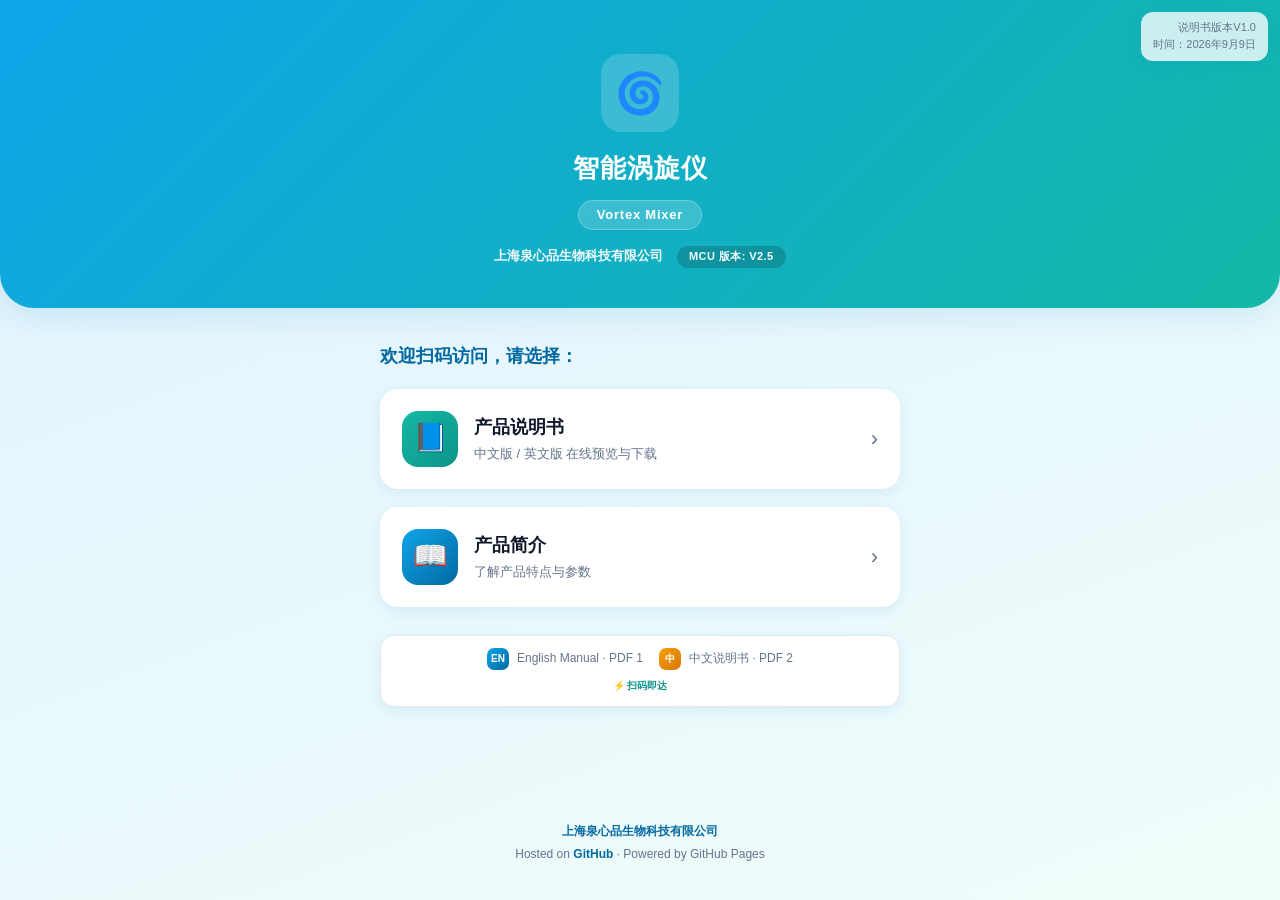
<file: index.html>
<!DOCTYPE html>
<html lang="zh-CN">
<head>
<meta charset="UTF-8">
<meta name="viewport" content="width=device-width,initial-scale=1,maximum-scale=1,user-scalable=no">
<title>Vortex Mixer Manuals | 智能涡旋仪</title>
<link rel="stylesheet" href="style.css?v=20260909b">
</head>
<body>
  <header class="hero">
    <div class="logo">🌀</div>
    <h1>智能涡旋仪</h1>
    <div class="model">Vortex Mixer</div>
    <div class="company">
      上海泉心品生物科技有限公司
      <span class="mcu">MCU 版本: V2.5</span>
    </div>
  </header>

  <main class="wrap">
    <section class="section">
      <h2>欢迎扫码访问，请选择：</h2>

      <a class="btn" href="manuals.html">
        <span class="ico manual">📘</span>
        <span class="txt"><strong>产品说明书</strong><span>中文版 / 英文版 在线预览与下载</span></span>
        <span class="arrow">›</span>
      </a>

      <a class="btn" href="intro.html">
        <span class="ico intro">📖</span>
        <span class="txt"><strong>产品简介</strong><span>了解产品特点与参数</span></span>
        <span class="arrow">›</span>
      </a>
    </section>

    <div class="info-bar">
      <div class="hints">
        <span class="hint"><span class="chip-badge en">EN</span>English Manual &middot; PDF 1</span>
        <span class="hint"><span class="chip-badge zh">中</span>中文说明书 &middot; PDF 2</span>
      </div>
      <div class="hint-sub">⚡ 扫码即达</div>
    </div>
  </main>

  <footer class="footer">
    <div class="brand">上海泉心品生物科技有限公司</div>
    <div>Hosted on <a href="https://github.com/jingjingblackpink/Vortex_Mixer_Manual">GitHub</a> &middot; Powered by GitHub Pages</div>
  </footer>

  <div class="version-stamp">
    <span>说明书版本V1.0</span>
    <span>时间：2026年9月9日</span>
  </div>
</body>
</html>
</file>
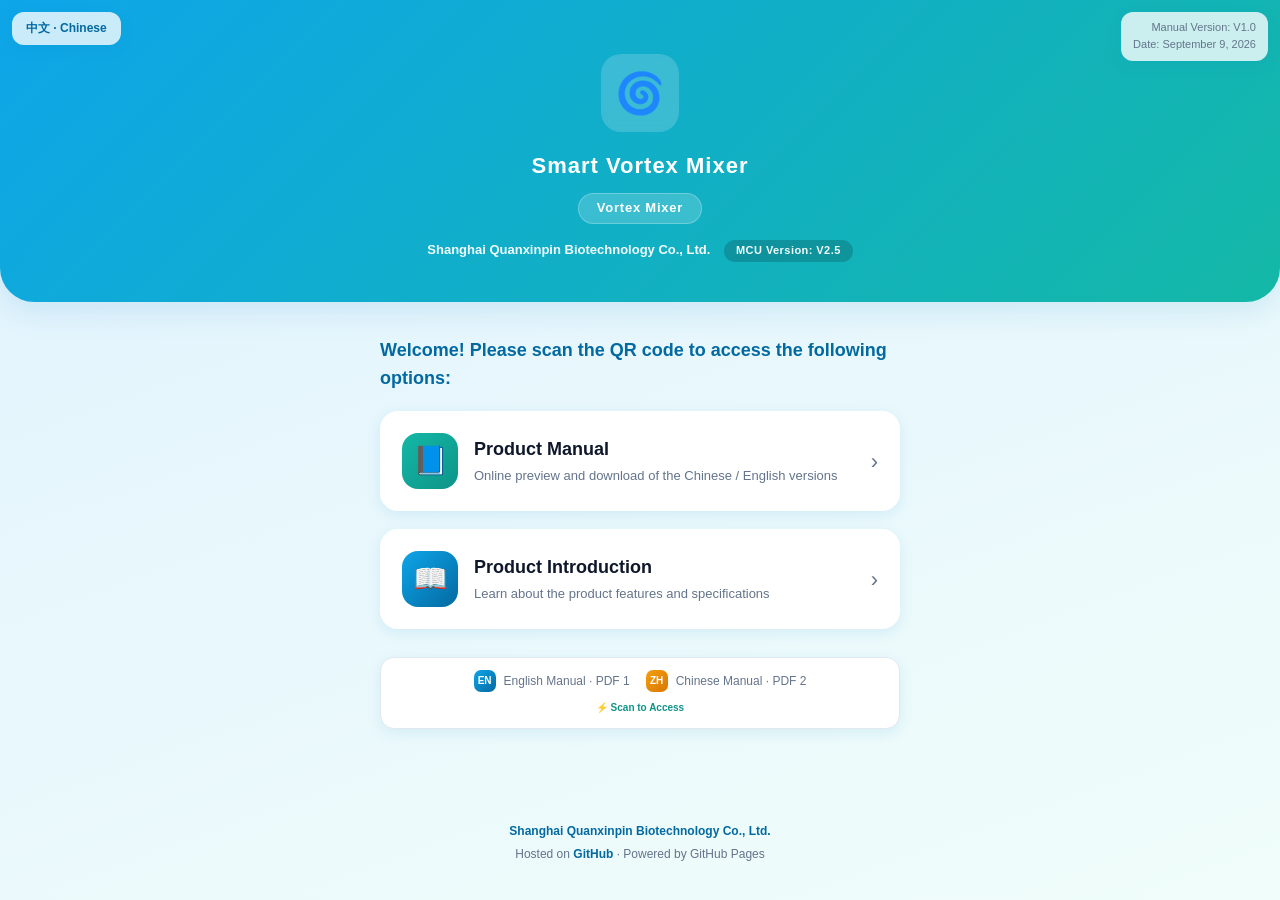
<file: index_en.html>
<!DOCTYPE html>
<html lang="en">
<head>
<meta charset="UTF-8">
<meta name="viewport" content="width=device-width,initial-scale=1,maximum-scale=1,user-scalable=no">
<title>Vortex Mixer Manuals | Smart Vortex Mixer</title>
<link rel="stylesheet" href="style.css?v=20260921">
</head>
<body>
  <a class="lang-switch" href="index.html">中文 · Chinese</a>

  <header class="hero">
    <div class="logo">🌀</div>
    <h1 style="font-size:22px">Smart Vortex Mixer</h1>
    <div class="model">Vortex Mixer</div>
    <div class="company">
      Shanghai Quanxinpin Biotechnology Co., Ltd.
      <span class="mcu">MCU Version: V2.5</span>
    </div>
  </header>

  <main class="wrap">
    <section class="section">
      <h2>Welcome! Please scan the QR code to access the following options:</h2>

      <a class="btn" href="manual_en.html">
        <span class="ico manual">📘</span>
        <span class="txt"><strong>Product Manual</strong><span>Online preview and download of the Chinese / English versions</span></span>
        <span class="arrow">›</span>
      </a>

      <a class="btn" href="intro_en.html">
        <span class="ico intro">📖</span>
        <span class="txt"><strong>Product Introduction</strong><span>Learn about the product features and specifications</span></span>
        <span class="arrow">›</span>
      </a>
    </section>

    <div class="info-bar">
      <div class="hints">
        <span class="hint"><span class="chip-badge en">EN</span>English Manual &middot; PDF 1</span>
        <span class="hint"><span class="chip-badge zh">ZH</span>Chinese Manual &middot; PDF 2</span>
      </div>
      <div class="hint-sub">⚡ Scan to Access</div>
    </div>
  </main>

  <footer class="footer">
    <div class="brand">Shanghai Quanxinpin Biotechnology Co., Ltd.</div>
    <div>Hosted on <a href="https://github.com/jingjingblackpink/Vortex_Mixer_Manual">GitHub</a> &middot; Powered by GitHub Pages</div>
  </footer>

  <div class="version-stamp">
    <span>Manual Version: V1.0</span>
    <span>Date: September 9, 2026</span>
  </div>
</body>
</html>
</file>
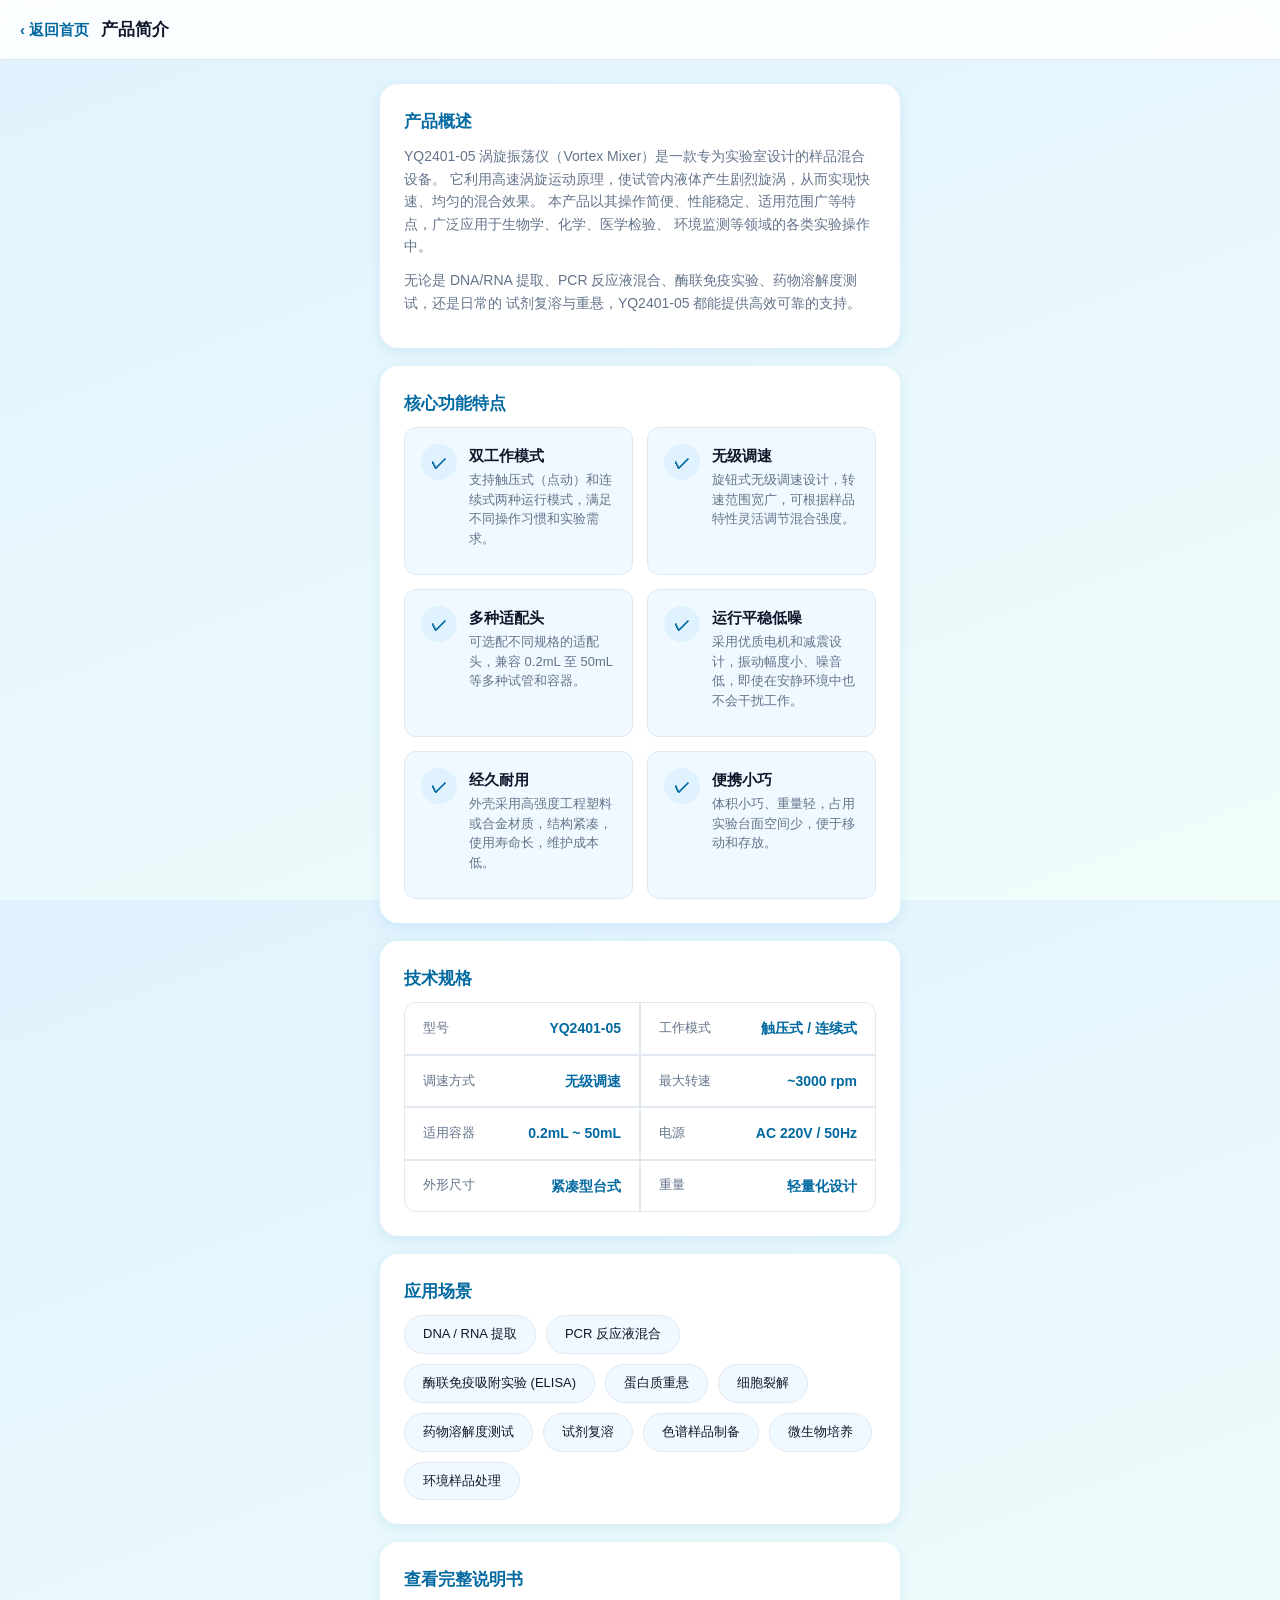
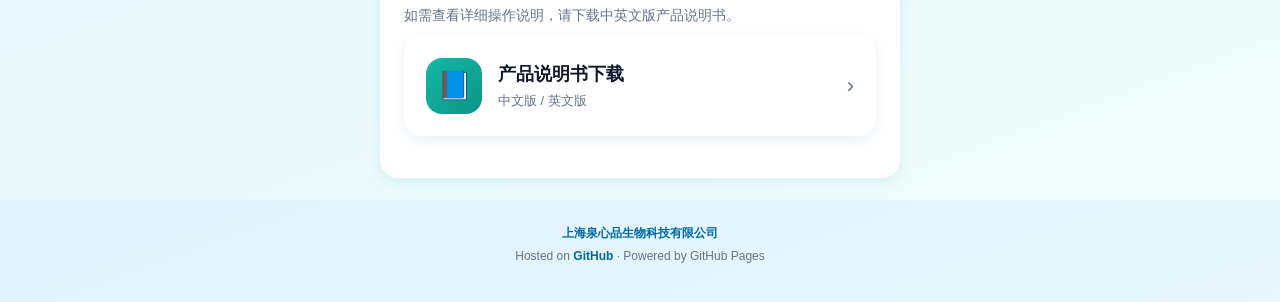
<file: intro.html>
<!DOCTYPE html>
<html lang="zh-CN">
<head>
<meta charset="UTF-8">
<meta name="viewport" content="width=device-width,initial-scale=1,maximum-scale=1,user-scalable=no">
<title>产品简介 | YQ2401-05 涡旋振荡仪</title>
<link rel="stylesheet" href="style.css">
</head>
<body>
  <div class="topbar">
    <a class="back" href="index.html">‹ 返回首页</a>
    <span class="title">产品简介</span>
  </div>

  <main class="wrap" style="padding-top:24px">
    <div class="card">
      <h3>产品概述</h3>
      <p>YQ2401-05 涡旋振荡仪（Vortex Mixer）是一款专为实验室设计的样品混合设备。
      它利用高速涡旋运动原理，使试管内液体产生剧烈旋涡，从而实现快速、均匀的混合效果。
      本产品以其操作简便、性能稳定、适用范围广等特点，广泛应用于生物学、化学、医学检验、
      环境监测等领域的各类实验操作中。</p>
      <p style="margin-top:12px">无论是 DNA/RNA 提取、PCR 反应液混合、酶联免疫实验、药物溶解度测试，还是日常的
      试剂复溶与重悬，YQ2401-05 都能提供高效可靠的支持。</p>
    </div>

    <div class="card">
      <h3>核心功能特点</h3>
      <div class="feature-grid">
        <div class="feature">
          <div class="feature-check">✓</div>
          <div class="feature-text">
            <h4>双工作模式</h4>
            <p>支持触压式（点动）和连续式两种运行模式，满足不同操作习惯和实验需求。</p>
          </div>
        </div>
        <div class="feature">
          <div class="feature-check">✓</div>
          <div class="feature-text">
            <h4>无级调速</h4>
            <p>旋钮式无级调速设计，转速范围宽广，可根据样品特性灵活调节混合强度。</p>
          </div>
        </div>
        <div class="feature">
          <div class="feature-check">✓</div>
          <div class="feature-text">
            <h4>多种适配头</h4>
            <p>可选配不同规格的适配头，兼容 0.2mL 至 50mL 等多种试管和容器。</p>
          </div>
        </div>
        <div class="feature">
          <div class="feature-check">✓</div>
          <div class="feature-text">
            <h4>运行平稳低噪</h4>
            <p>采用优质电机和减震设计，振动幅度小、噪音低，即使在安静环境中也不会干扰工作。</p>
          </div>
        </div>
        <div class="feature">
          <div class="feature-check">✓</div>
          <div class="feature-text">
            <h4>经久耐用</h4>
            <p>外壳采用高强度工程塑料或合金材质，结构紧凑，使用寿命长，维护成本低。</p>
          </div>
        </div>
        <div class="feature">
          <div class="feature-check">✓</div>
          <div class="feature-text">
            <h4>便携小巧</h4>
            <p>体积小巧、重量轻，占用实验台面空间少，便于移动和存放。</p>
          </div>
        </div>
      </div>
    </div>

    <div class="card">
      <h3>技术规格</h3>
      <div class="specs">
        <div class="spec-item"><span class="label">型号</span><span class="value">YQ2401-05</span></div>
        <div class="spec-item"><span class="label">工作模式</span><span class="value">触压式 / 连续式</span></div>
        <div class="spec-item"><span class="label">调速方式</span><span class="value">无级调速</span></div>
        <div class="spec-item"><span class="label">最大转速</span><span class="value">~3000 rpm</span></div>
        <div class="spec-item"><span class="label">适用容器</span><span class="value">0.2mL ~ 50mL</span></div>
        <div class="spec-item"><span class="label">电源</span><span class="value">AC 220V / 50Hz</span></div>
        <div class="spec-item"><span class="label">外形尺寸</span><span class="value">紧凑型台式</span></div>
        <div class="spec-item"><span class="label">重量</span><span class="value">轻量化设计</span></div>
      </div>
    </div>

    <div class="card">
      <h3>应用场景</h3>
      <div class="tags">
        <span class="tag">DNA / RNA 提取</span>
        <span class="tag">PCR 反应液混合</span>
        <span class="tag">酶联免疫吸附实验 (ELISA)</span>
        <span class="tag">蛋白质重悬</span>
        <span class="tag">细胞裂解</span>
        <span class="tag">药物溶解度测试</span>
        <span class="tag">试剂复溶</span>
        <span class="tag">色谱样品制备</span>
        <span class="tag">微生物培养</span>
        <span class="tag">环境样品处理</span>
      </div>
    </div>

    <div class="card">
      <h3>查看完整说明书</h3>
      <p>如需查看详细操作说明，请下载中英文版产品说明书。</p>
      <a class="btn" href="manuals.html" style="margin-top:10px">
        <span class="ico manual">📘</span>
        <span class="txt"><strong>产品说明书下载</strong><span>中文版 / 英文版</span></span>
        <span class="arrow">›</span>
      </a>
    </div>
  </main>

  <footer class="footer">
    <div class="brand">上海泉心品生物科技有限公司</div>
    <div>Hosted on <a href="https://github.com/jingjingblackpink/Vortex_Mixer_Manual">GitHub</a> &middot; Powered by GitHub Pages</div>
  </footer>
</body>
</html>
</file>
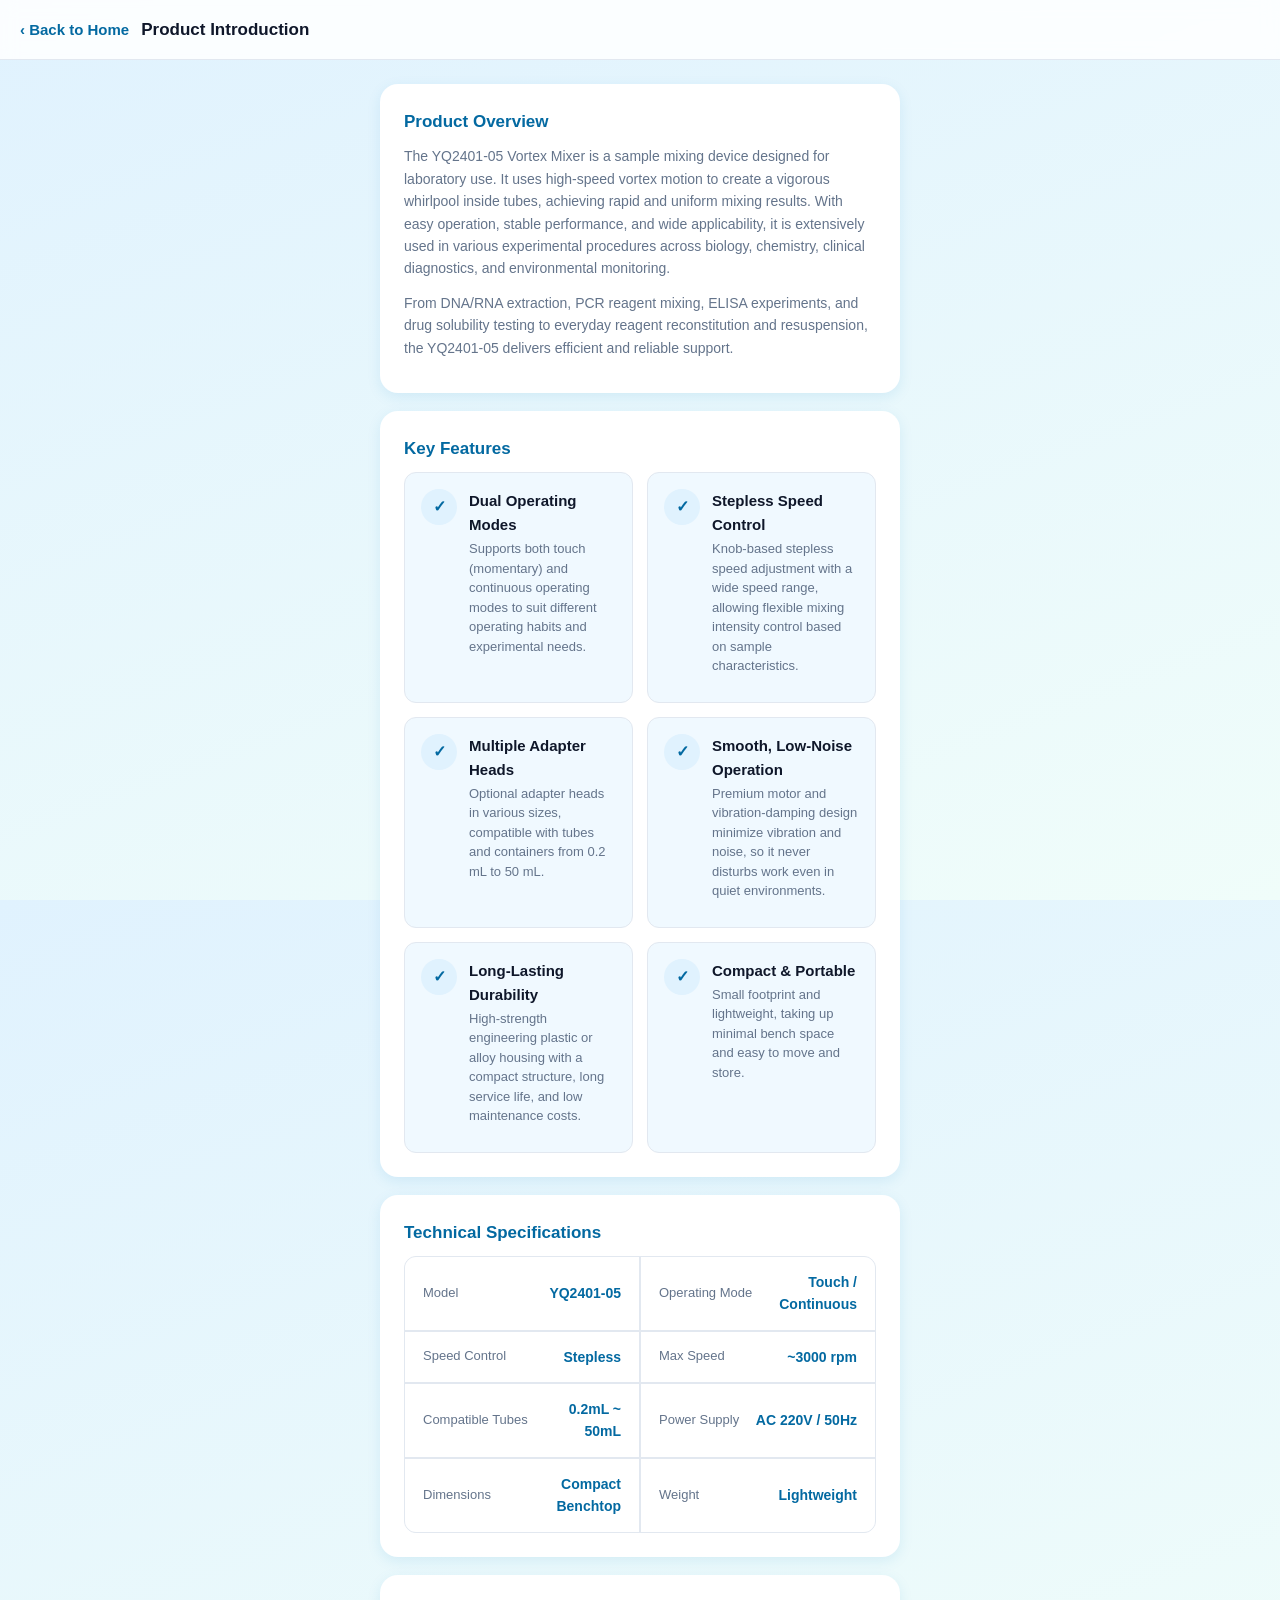
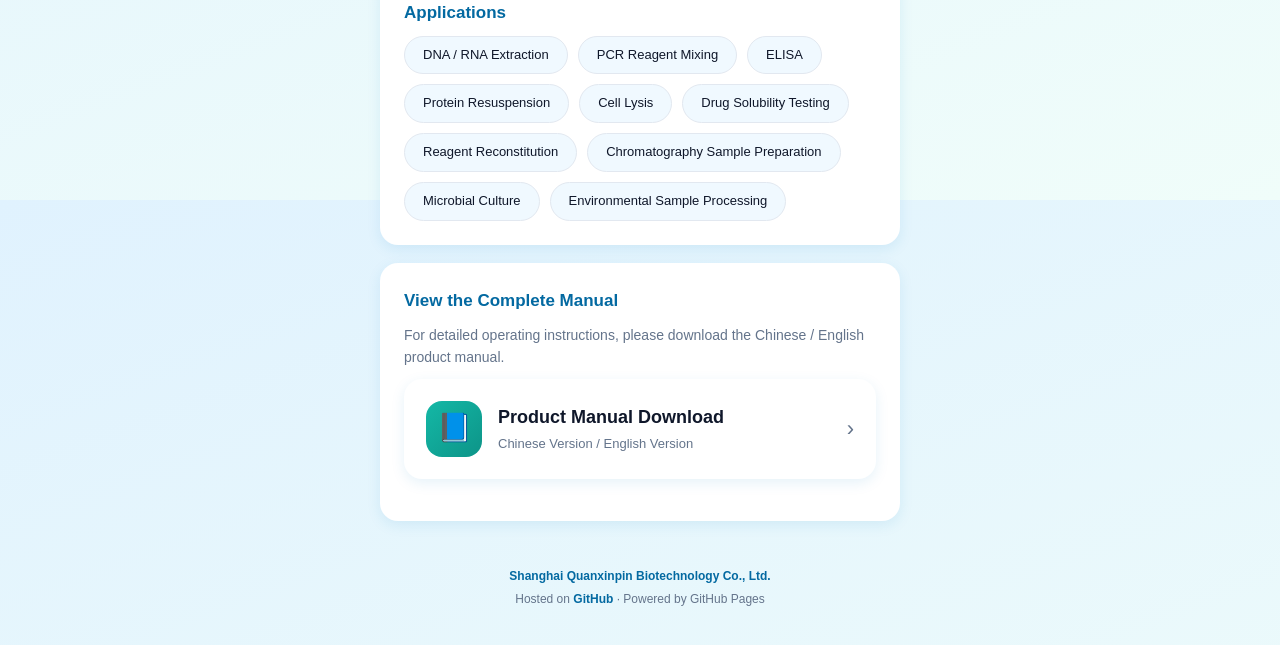
<file: intro_en.html>
<!DOCTYPE html>
<html lang="en">
<head>
<meta charset="UTF-8">
<meta name="viewport" content="width=device-width,initial-scale=1,maximum-scale=1,user-scalable=no">
<title>Product Introduction | YQ2401-05 Vortex Mixer</title>
<link rel="stylesheet" href="style.css?v=20260921">
</head>
<body>
  <div class="topbar">
    <a class="back" href="index_en.html">‹ Back to Home</a>
    <span class="title">Product Introduction</span>
  </div>

  <main class="wrap" style="padding-top:24px">
    <div class="card">
      <h3>Product Overview</h3>
      <p>The YQ2401-05 Vortex Mixer is a sample mixing device designed for laboratory use.
      It uses high-speed vortex motion to create a vigorous whirlpool inside tubes,
      achieving rapid and uniform mixing results.
      With easy operation, stable performance, and wide applicability, it is extensively used
      in various experimental procedures across biology, chemistry, clinical diagnostics,
      and environmental monitoring.</p>
      <p style="margin-top:12px">From DNA/RNA extraction, PCR reagent mixing, ELISA experiments, and drug solubility testing to everyday
      reagent reconstitution and resuspension, the YQ2401-05 delivers efficient and reliable support.</p>
    </div>

    <div class="card">
      <h3>Key Features</h3>
      <div class="feature-grid">
        <div class="feature">
          <div class="feature-check">✓</div>
          <div class="feature-text">
            <h4>Dual Operating Modes</h4>
            <p>Supports both touch (momentary) and continuous operating modes to suit different operating habits and experimental needs.</p>
          </div>
        </div>
        <div class="feature">
          <div class="feature-check">✓</div>
          <div class="feature-text">
            <h4>Stepless Speed Control</h4>
            <p>Knob-based stepless speed adjustment with a wide speed range, allowing flexible mixing intensity control based on sample characteristics.</p>
          </div>
        </div>
        <div class="feature">
          <div class="feature-check">✓</div>
          <div class="feature-text">
            <h4>Multiple Adapter Heads</h4>
            <p>Optional adapter heads in various sizes, compatible with tubes and containers from 0.2 mL to 50 mL.</p>
          </div>
        </div>
        <div class="feature">
          <div class="feature-check">✓</div>
          <div class="feature-text">
            <h4>Smooth, Low-Noise Operation</h4>
            <p>Premium motor and vibration-damping design minimize vibration and noise, so it never disturbs work even in quiet environments.</p>
          </div>
        </div>
        <div class="feature">
          <div class="feature-check">✓</div>
          <div class="feature-text">
            <h4>Long-Lasting Durability</h4>
            <p>High-strength engineering plastic or alloy housing with a compact structure, long service life, and low maintenance costs.</p>
          </div>
        </div>
        <div class="feature">
          <div class="feature-check">✓</div>
          <div class="feature-text">
            <h4>Compact &amp; Portable</h4>
            <p>Small footprint and lightweight, taking up minimal bench space and easy to move and store.</p>
          </div>
        </div>
      </div>
    </div>

    <div class="card">
      <h3>Technical Specifications</h3>
      <div class="specs">
        <div class="spec-item"><span class="label">Model</span><span class="value">YQ2401-05</span></div>
        <div class="spec-item"><span class="label">Operating Mode</span><span class="value">Touch / Continuous</span></div>
        <div class="spec-item"><span class="label">Speed Control</span><span class="value">Stepless</span></div>
        <div class="spec-item"><span class="label">Max Speed</span><span class="value">~3000 rpm</span></div>
        <div class="spec-item"><span class="label">Compatible Tubes</span><span class="value">0.2mL ~ 50mL</span></div>
        <div class="spec-item"><span class="label">Power Supply</span><span class="value">AC 220V / 50Hz</span></div>
        <div class="spec-item"><span class="label">Dimensions</span><span class="value">Compact Benchtop</span></div>
        <div class="spec-item"><span class="label">Weight</span><span class="value">Lightweight</span></div>
      </div>
    </div>

    <div class="card">
      <h3>Applications</h3>
      <div class="tags">
        <span class="tag">DNA / RNA Extraction</span>
        <span class="tag">PCR Reagent Mixing</span>
        <span class="tag">ELISA</span>
        <span class="tag">Protein Resuspension</span>
        <span class="tag">Cell Lysis</span>
        <span class="tag">Drug Solubility Testing</span>
        <span class="tag">Reagent Reconstitution</span>
        <span class="tag">Chromatography Sample Preparation</span>
        <span class="tag">Microbial Culture</span>
        <span class="tag">Environmental Sample Processing</span>
      </div>
    </div>

    <div class="card">
      <h3>View the Complete Manual</h3>
      <p>For detailed operating instructions, please download the Chinese / English product manual.</p>
      <a class="btn" href="manual_en.html" style="margin-top:10px">
        <span class="ico manual">📘</span>
        <span class="txt"><strong>Product Manual Download</strong><span>Chinese Version / English Version</span></span>
        <span class="arrow">›</span>
      </a>
    </div>
  </main>

  <footer class="footer">
    <div class="brand">Shanghai Quanxinpin Biotechnology Co., Ltd.</div>
    <div>Hosted on <a href="https://github.com/jingjingblackpink/Vortex_Mixer_Manual">GitHub</a> &middot; Powered by GitHub Pages</div>
  </footer>
</body>
</html>
</file>
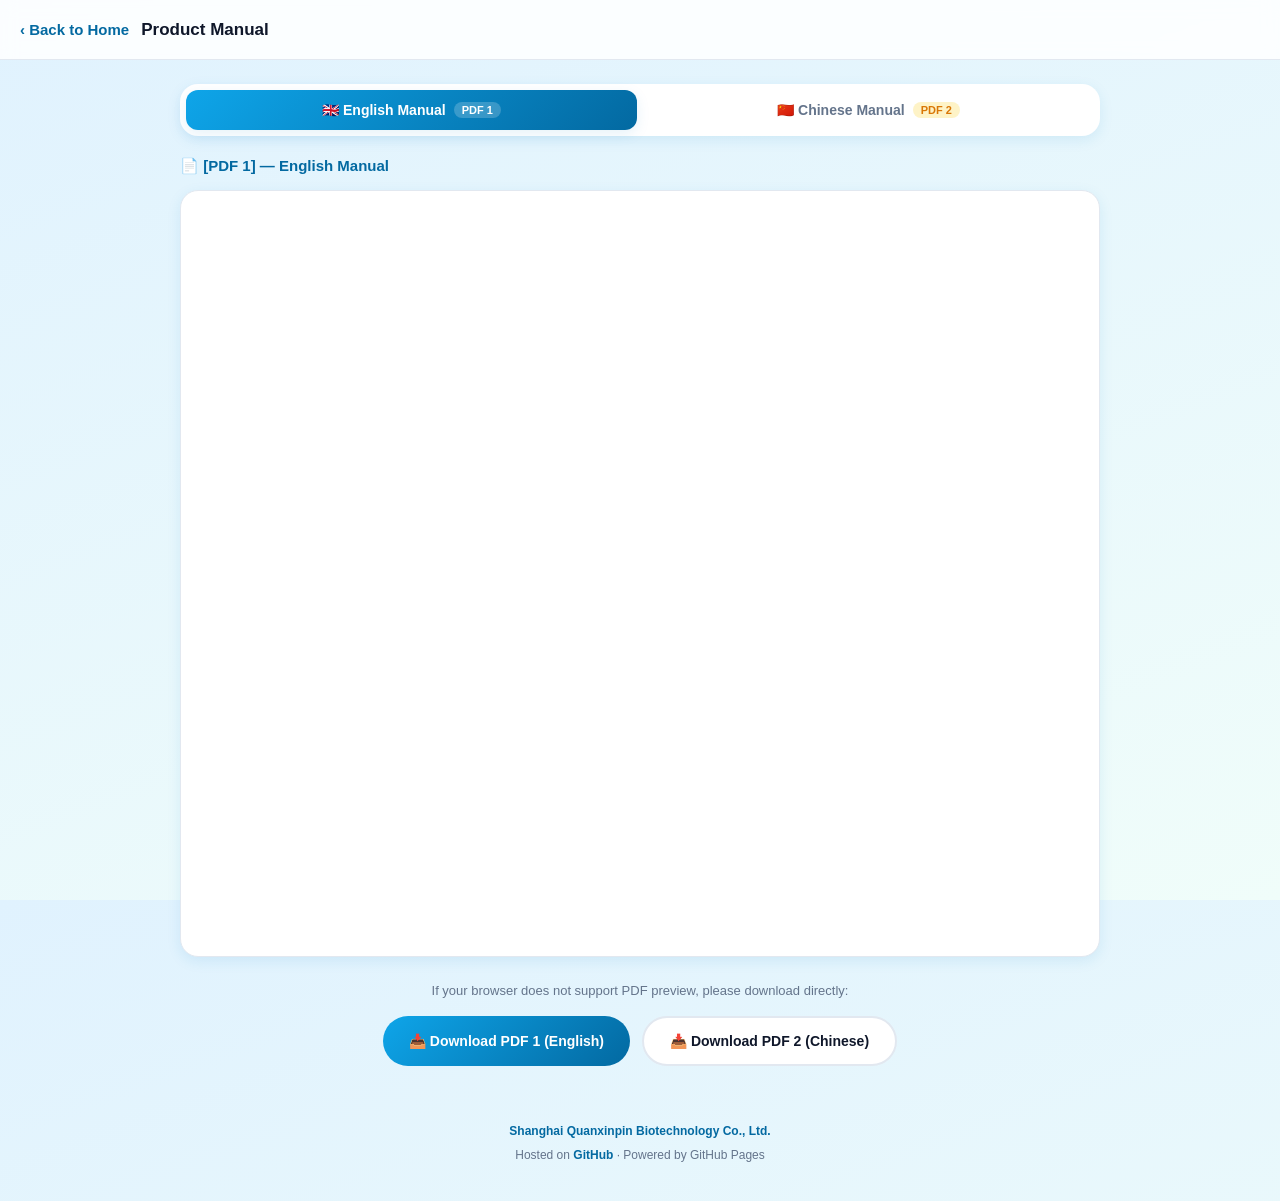
<file: manual_en.html>
<!DOCTYPE html>
<html lang="en">
<head>
<meta charset="UTF-8">
<meta name="viewport" content="width=device-width,initial-scale=1,maximum-scale=1,user-scalable=no">
<title>Product Manual | YQ2401-05 Vortex Mixer</title>
<link rel="stylesheet" href="style.css?v=20260921">
<script>
  function switchTab(tab) {
    document.querySelectorAll('.tab-btn').forEach(b => b.classList.remove('active'));
    document.getElementById('tab-' + tab).classList.add('active');

    var targetFrame = document.getElementById('frame-' + tab);
    document.querySelectorAll('.viewer iframe').forEach(f => {
      f.classList.remove('active');
      f.style.display = 'none';
    });
    targetFrame.classList.add('active');
    targetFrame.style.display = 'block';

    document.querySelectorAll('.viewer-fallback').forEach(d => d.classList.remove('show'));

    var label = document.getElementById('viewer-label');
    if (tab === 'en') {
      label.innerHTML = '📄 [PDF 1] &mdash; English Manual';
      label.className = 'viewer-label';
    } else {
      label.innerHTML = '📄 [PDF 2] &mdash; Chinese Manual';
      label.className = 'viewer-label cn';
    }
  }
</script>
</head>
<body>

  <div class="topbar">
    <a class="back" href="index_en.html">‹ Back to Home</a>
    <span class="title">Product Manual</span>
  </div>

  <main class="wrap wide" style="padding-top:24px">

    <div class="tab-bar">
      <button class="tab-btn active" id="tab-en" onclick="switchTab('en')">
        🇬🇧 English Manual <span class="tab-badge en">PDF 1</span>
      </button>
      <button class="tab-btn" id="tab-cn" onclick="switchTab('cn')">
        🇨🇳 Chinese Manual <span class="tab-badge cn">PDF 2</span>
      </button>
    </div>

    <div class="viewer-label" id="viewer-label">📄 [PDF 1] &mdash; English Manual</div>

    <div class="viewer">
      <iframe
        id="frame-en"
        src="./YQ2401-05_Vortex_Mixer_Manual_EN20260902.pdf"
        class="active"
        onerror="document.getElementById('fallback-en').classList.add('show')"
        onload="this.style.display='block'; document.getElementById('fallback-en').classList.remove('show')">
      </iframe>
      <iframe
        id="frame-cn"
        src="./YQ2401-05涡旋振荡仪产品说明书-250902.pdf"
        onerror="document.getElementById('fallback-cn').classList.add('show')"
        onload="this.style.display='block'; document.getElementById('fallback-cn').classList.remove('show')">
      </iframe>

      <div class="viewer-fallback" id="fallback-en">
        <span class="fallback-icon">📄</span>
        <h3>PDF 1 &mdash; English Manual</h3>
        <p>YQ2401-05 Vortex Mixer Manual (EN)</p>
        <a class="action primary" href="./YQ2401-05_Vortex_Mixer_Manual_EN20260902.pdf" download>Download English Manual</a>
      </div>
      <div class="viewer-fallback" id="fallback-cn">
        <span class="fallback-icon">📄</span>
        <h3>PDF 2 &mdash; Chinese Manual</h3>
        <p>YQ2401-05 Vortex Mixer Product Manual (Chinese)</p>
        <a class="action primary" href="./YQ2401-05涡旋振荡仪产品说明书-250902.pdf" download>Download Chinese Manual</a>
      </div>
    </div>

    <div class="download-section">
      <p>If your browser does not support PDF preview, please download directly:</p>
      <div class="download-btns">
        <a class="action primary" href="./YQ2401-05_Vortex_Mixer_Manual_EN20260902.pdf" download>📥 Download PDF 1 (English)</a>
        <a class="action ghost" href="./YQ2401-05涡旋振荡仪产品说明书-250902.pdf" download>📥 Download PDF 2 (Chinese)</a>
      </div>
    </div>

  </main>

  <footer class="footer">
    <div class="brand">Shanghai Quanxinpin Biotechnology Co., Ltd.</div>
    <div>Hosted on <a href="https://github.com/jingjingblackpink/Vortex_Mixer_Manual">GitHub</a> &middot; Powered by GitHub Pages</div>
  </footer>

</body>
</html>
</file>
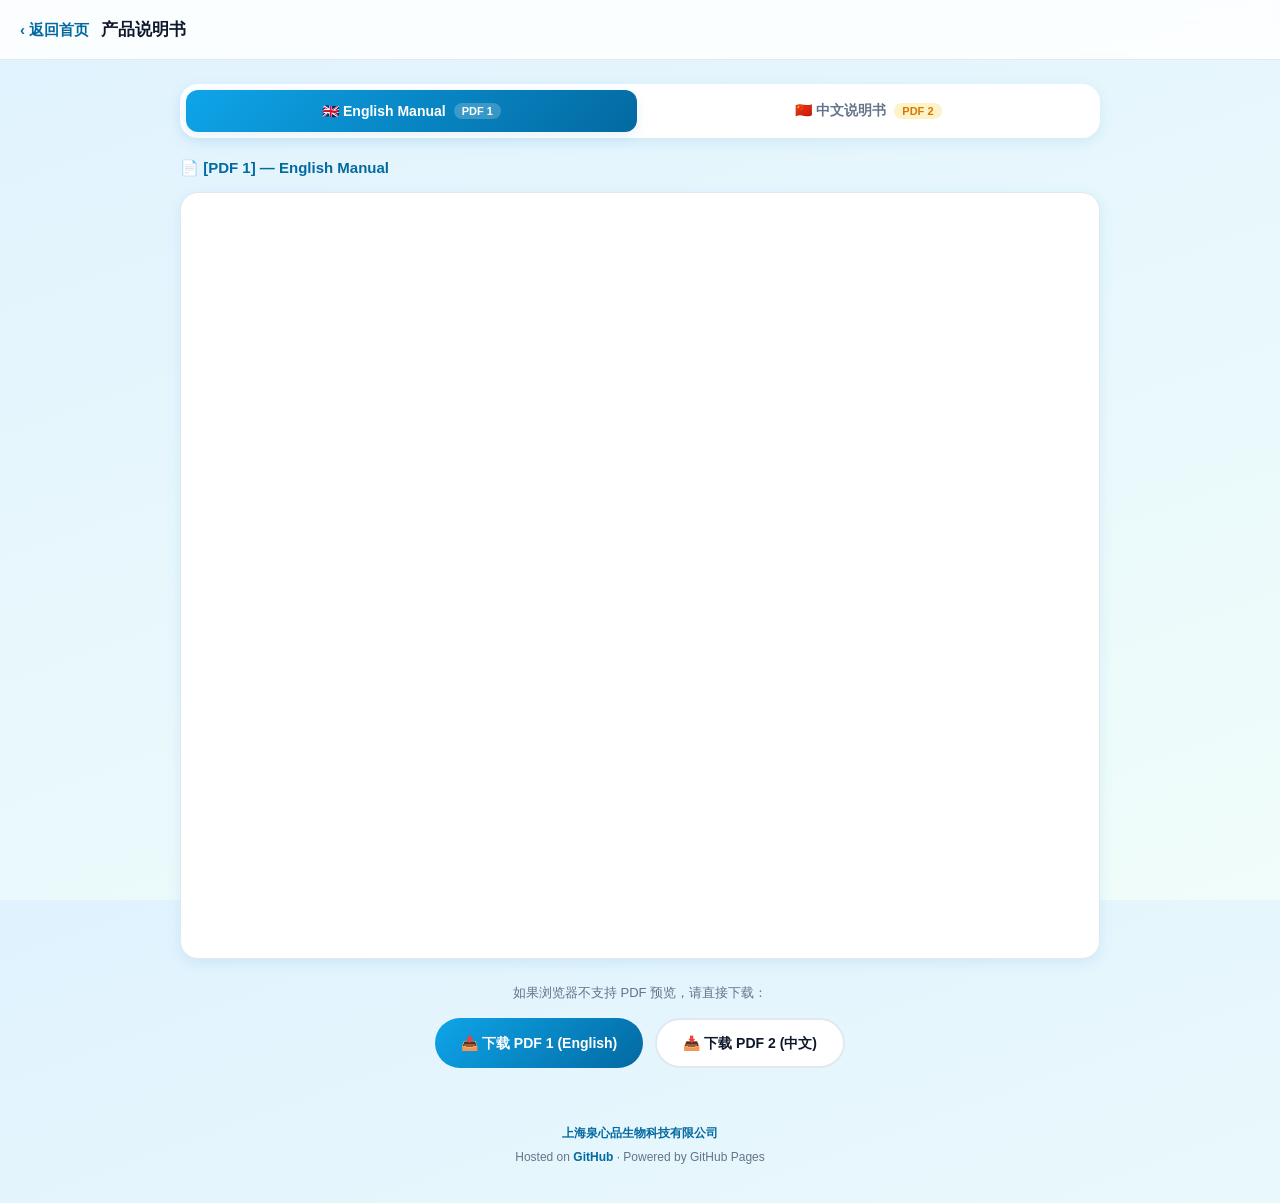
<file: manuals.html>
<!DOCTYPE html>
<html lang="zh-CN">
<head>
<meta charset="UTF-8">
<meta name="viewport" content="width=device-width,initial-scale=1,maximum-scale=1,user-scalable=no">
<title>产品说明书 | YQ2401-05 涡旋振荡仪</title>
<link rel="stylesheet" href="style.css">
<script>
  function switchTab(tab) {
    document.querySelectorAll('.tab-btn').forEach(b => b.classList.remove('active'));
    document.getElementById('tab-' + tab).classList.add('active');

    var targetFrame = document.getElementById('frame-' + tab);
    document.querySelectorAll('.viewer iframe').forEach(f => {
      f.classList.remove('active');
      f.style.display = 'none';
    });
    targetFrame.classList.add('active');
    targetFrame.style.display = 'block';

    document.querySelectorAll('.viewer-fallback').forEach(d => d.classList.remove('show'));

    var label = document.getElementById('viewer-label');
    if (tab === 'en') {
      label.innerHTML = '📄 [PDF 1] &mdash; English Manual';
      label.className = 'viewer-label';
    } else {
      label.innerHTML = '📄 [PDF 2] &mdash; 中文说明书';
      label.className = 'viewer-label cn';
    }
  }
</script>
</head>
<body>

  <div class="topbar">
    <a class="back" href="index.html">‹ 返回首页</a>
    <span class="title">产品说明书</span>
  </div>

  <main class="wrap wide" style="padding-top:24px">

    <div class="tab-bar">
      <button class="tab-btn active" id="tab-en" onclick="switchTab('en')">
        🇬🇧 English Manual <span class="tab-badge en">PDF 1</span>
      </button>
      <button class="tab-btn" id="tab-cn" onclick="switchTab('cn')">
        🇨🇳 中文说明书 <span class="tab-badge cn">PDF 2</span>
      </button>
    </div>

    <div class="viewer-label" id="viewer-label">📄 [PDF 1] &mdash; English Manual</div>

    <div class="viewer">
      <iframe
        id="frame-en"
        src="./YQ2401-05_Vortex_Mixer_Manual_EN20260902.pdf"
        class="active"
        onerror="document.getElementById('fallback-en').classList.add('show')"
        onload="this.style.display='block'; document.getElementById('fallback-en').classList.remove('show')">
      </iframe>
      <iframe
        id="frame-cn"
        src="./YQ2401-05涡旋振荡仪产品说明书-250902.pdf"
        onerror="document.getElementById('fallback-cn').classList.add('show')"
        onload="this.style.display='block'; document.getElementById('fallback-cn').classList.remove('show')">
      </iframe>

      <div class="viewer-fallback" id="fallback-en">
        <span class="fallback-icon">📄</span>
        <h3>PDF 1 &mdash; English Manual</h3>
        <p>YQ2401-05 Vortex Mixer Manual (EN)</p>
        <a class="action primary" href="./YQ2401-05_Vortex_Mixer_Manual_EN20260902.pdf" download>下载 English Manual</a>
      </div>
      <div class="viewer-fallback" id="fallback-cn">
        <span class="fallback-icon">📄</span>
        <h3>PDF 2 &mdash; 中文说明书</h3>
        <p>YQ2401-05 涡旋振荡仪产品说明书</p>
        <a class="action primary" href="./YQ2401-05涡旋振荡仪产品说明书-250902.pdf" download>下载中文说明书</a>
      </div>
    </div>

    <div class="download-section">
      <p>如果浏览器不支持 PDF 预览，请直接下载：</p>
      <div class="download-btns">
        <a class="action primary" href="./YQ2401-05_Vortex_Mixer_Manual_EN20260902.pdf" download>📥 下载 PDF 1 (English)</a>
        <a class="action ghost" href="./YQ2401-05涡旋振荡仪产品说明书-250902.pdf" download>📥 下载 PDF 2 (中文)</a>
      </div>
    </div>

  </main>

  <footer class="footer">
    <div class="brand">上海泉心品生物科技有限公司</div>
    <div>Hosted on <a href="https://github.com/jingjingblackpink/Vortex_Mixer_Manual">GitHub</a> &middot; Powered by GitHub Pages</div>
  </footer>

</body>
</html>
</file>
<file: style.css>
/* YQ2401-05 涡旋振荡仪 产品手册站点样式 */
:root{
  --primary:#0ea5e9;
  --primary-dark:#0369a1;
  --accent:#14b8a6;
  --accent-dark:#0d9488;
  --warn:#f59e0b;
  --warn-dark:#d97706;
  --bg:#f0f9ff;
  --card:#ffffff;
  --text:#0f172a;
  --muted:#64748b;
  --border:#e2e8f0;
  --radius:18px;
  --radius-sm:12px;
  --shadow:0 10px 30px rgba(2,132,199,.12);
  --shadow-sm:0 4px 14px rgba(2,132,199,.10);
}
*{box-sizing:border-box;margin:0;padding:0}
html,body{height:100%}
body{
  font-family:"PingFang SC","Microsoft YaHei","Helvetica Neue",sans-serif;
  color:var(--text);
  background:linear-gradient(160deg,#e0f2fe 0%,#f0fdfa 100%);
  min-height:100%;
  display:flex;flex-direction:column;
  line-height:1.6;
}
.wrap{max-width:560px;margin:0 auto;width:100%;padding:0 20px;flex:1}
.wrap.wide{max-width:960px}

/* 顶部 */
.hero{
  background:linear-gradient(135deg,var(--primary) 0%,var(--accent) 100%);
  color:#fff;padding:54px 24px 40px;text-align:center;
  border-bottom-left-radius:34px;border-bottom-right-radius:34px;
  box-shadow:var(--shadow);
}
.hero .logo{
  width:78px;height:78px;margin:0 auto 16px;border-radius:20px;
  background:rgba(255,255,255,.18);display:flex;align-items:center;justify-content:center;
  font-size:40px;backdrop-filter:blur(4px);
}
.hero h1{font-size:26px;font-weight:700;letter-spacing:1px}
.hero .model{
  display:inline-block;background:rgba(255,255,255,.18);backdrop-filter:blur(6px);
  border:1px solid rgba(255,255,255,.25);padding:4px 18px;border-radius:50px;
  font-size:13px;font-weight:600;letter-spacing:.06em;margin-top:10px;
}
.hero p{margin-top:10px;font-size:14px;opacity:.92}
.hero .company{margin-top:16px;font-size:13px;font-weight:600;opacity:.95}
.hero .company .mcu{
  display:inline-block;background:rgba(0,0,0,.18);padding:2px 12px;border-radius:50px;
  font-size:11px;margin-left:10px;letter-spacing:.04em;
}

/* 主体 */
.section{padding:34px 0 10px}
.section h2{font-size:18px;margin-bottom:18px;color:var(--primary-dark)}

/* 大按钮卡片 */
.btn{
  display:flex;align-items:center;gap:16px;
  width:100%;padding:22px 22px;margin-bottom:18px;
  background:var(--card);border:none;border-radius:var(--radius);
  box-shadow:var(--shadow-sm);text-decoration:none;color:var(--text);
  cursor:pointer;transition:transform .15s ease,box-shadow .15s ease;
  text-align:left;
}
.btn:hover,.btn:active{transform:translateY(-3px);box-shadow:var(--shadow)}
.btn .ico{
  flex:0 0 56px;width:56px;height:56px;border-radius:16px;
  display:flex;align-items:center;justify-content:center;font-size:28px;color:#fff;
}
.btn .ico.intro{background:linear-gradient(135deg,#0ea5e9,#0369a1)}
.btn .ico.manual{background:linear-gradient(135deg,#14b8a6,#0d9488)}
.btn .txt strong{display:block;font-size:18px;font-weight:600}
.btn .txt span{display:block;font-size:13px;color:var(--muted);margin-top:2px}
.btn .arrow{margin-left:auto;color:var(--muted);font-size:22px}

/* 返回栏 */
.topbar{
  display:flex;align-items:center;gap:12px;
  padding:16px 20px;position:sticky;top:0;background:rgba(255,255,255,.85);
  backdrop-filter:blur(8px);border-bottom:1px solid #e2e8f0;z-index:10;
}
.topbar a.back{
  color:var(--primary-dark);text-decoration:none;font-size:15px;font-weight:600;
  display:flex;align-items:center;gap:4px;
}
.topbar .title{font-size:17px;font-weight:700}

/* 卡片 */
.card{
  background:var(--card);border-radius:var(--radius);padding:24px;
  box-shadow:var(--shadow-sm);margin-bottom:18px;
}
.card h3{font-size:17px;margin-bottom:10px;color:var(--primary-dark)}
.card p{font-size:14px;color:var(--muted);margin-bottom:10px}

/* 信息条（提示条） */
.info-bar{
  display:flex;flex-direction:column;align-items:center;gap:8px;
  background:var(--card);border:1px solid var(--border);border-radius:14px;
  padding:12px 18px;box-shadow:var(--shadow-sm);margin-bottom:28px;
}
.info-bar .hints{display:flex;align-items:center;justify-content:center;gap:16px;flex-wrap:wrap}
.info-bar .hint{
  display:inline-flex;align-items:center;gap:8px;
  font-size:12px;color:var(--muted);white-space:nowrap;
}
.info-bar .hint-sub{
  display:flex;align-items:center;gap:5px;
  font-size:10px;font-weight:600;color:var(--accent-dark);
}
.chip-badge{
  flex:0 0 22px;width:22px;height:22px;border-radius:7px;
  display:flex;align-items:center;justify-content:center;
  font-size:10px;font-weight:700;color:#fff;
}
.chip-badge.en{background:linear-gradient(135deg,#0ea5e9,#0369a1)}
.chip-badge.zh{background:linear-gradient(135deg,#f59e0b,#d97706)}

/* 功能网格 */
.feature-grid{display:grid;grid-template-columns:1fr 1fr;gap:14px;margin-top:8px}
@media (max-width:600px){.feature-grid{grid-template-columns:1fr}}
.feature{
  display:flex;align-items:flex-start;gap:12px;padding:16px;
  background:var(--bg);border:1px solid var(--border);border-radius:var(--radius-sm);
  transition:background .2s;
}
.feature:hover{background:#e0f2fe}
.feature-check{
  flex:0 0 36px;width:36px;height:36px;border-radius:50%;
  background:#e0f2fe;color:var(--primary-dark);
  display:flex;align-items:center;justify-content:center;
  font-size:16px;font-weight:700;
}
.feature-text h4{font-size:15px;font-weight:600;margin-bottom:2px}
.feature-text p{font-size:13px;color:var(--muted);line-height:1.5}

/* 规格表 */
.specs{
  display:grid;grid-template-columns:1fr 1fr;gap:2px;
  background:var(--border);border:1px solid var(--border);
  border-radius:var(--radius-sm);overflow:hidden;
}
@media (max-width:500px){.specs{grid-template-columns:1fr}}
.spec-item{
  background:var(--card);padding:14px 18px;
  display:flex;justify-content:space-between;align-items:center;gap:12px;
}
.spec-item .label{font-size:13px;color:var(--muted);white-space:nowrap}
.spec-item .value{font-size:14px;font-weight:600;text-align:right;color:var(--primary-dark)}

/* 场景标签 */
.tags{display:flex;flex-wrap:wrap;gap:10px}
.tag{
  display:inline-block;padding:8px 18px;border-radius:50px;
  font-size:13px;font-weight:500;background:var(--bg);color:var(--text);
  border:1px solid var(--border);transition:all .2s;
}
.tag:hover{background:#ccfbf1;border-color:#5eead4;color:var(--accent-dark)}

/* 说明书页 tab */
.tab-bar{
  display:flex;gap:6px;background:var(--card);border-radius:var(--radius);
  padding:6px;margin-bottom:18px;box-shadow:var(--shadow-sm);
}
.tab-btn{
  flex:1;padding:12px 16px;border:none;background:transparent;cursor:pointer;
  font-size:14px;font-weight:600;border-radius:12px;color:var(--muted);
  transition:all .25s;font-family:inherit;
  display:flex;align-items:center;justify-content:center;gap:8px;
}
.tab-btn.active{
  background:linear-gradient(135deg,var(--primary),var(--primary-dark));
  color:#fff;box-shadow:var(--shadow-sm);
}
.tab-btn:hover:not(.active){background:var(--bg);color:var(--text)}
.tab-badge{font-size:11px;padding:2px 8px;border-radius:50px;font-weight:600}
.tab-btn.active .tab-badge{background:rgba(255,255,255,.2)}
.tab-btn:not(.active) .tab-badge.en{background:#e0f2fe;color:var(--primary-dark)}
.tab-btn:not(.active) .tab-badge.cn{background:#fef3c7;color:var(--warn-dark)}

.viewer-label{
  font-size:15px;font-weight:700;color:var(--primary-dark);
  margin-bottom:12px;display:flex;align-items:center;gap:8px;
}
.viewer-label.cn{color:var(--warn-dark)}
.viewer{
  background:var(--card);border-radius:var(--radius);box-shadow:var(--shadow-sm);
  border:1px solid var(--border);overflow:hidden;margin-bottom:18px;
  min-height:600px;display:flex;align-items:center;justify-content:center;position:relative;
}
.viewer iframe{width:100%;height:85vh;min-height:650px;border:none;display:none}
.viewer iframe.active{display:block}
.viewer-fallback{
  display:none;flex-direction:column;align-items:center;gap:16px;
  padding:60px 24px;text-align:center;width:100%;
}
.viewer-fallback.show{display:flex}
.viewer-fallback .fallback-icon{font-size:44px;margin-bottom:8px}
.viewer-fallback h3{font-size:17px;margin-bottom:4px}
.viewer-fallback p{color:var(--muted);font-size:14px}

/* 操作按钮 */
.action{
  display:inline-flex;align-items:center;gap:8px;padding:12px 26px;
  border-radius:50px;font-size:14px;font-weight:600;text-decoration:none;
  transition:all .25s;font-family:inherit;border:none;cursor:pointer;
}
.action.primary{background:linear-gradient(135deg,var(--primary),var(--primary-dark));color:#fff}
.action.primary:hover{transform:translateY(-2px);box-shadow:var(--shadow)}
.action.ghost{background:var(--card);color:var(--text);border:2px solid var(--border)}
.action.ghost:hover{border-color:#94a3b8;background:var(--bg)}

/* 下载区 */
.download-section{text-align:center;padding:6px 0 28px}
.download-section p{color:var(--muted);font-size:13px;margin-bottom:14px}
.download-btns{display:flex;gap:12px;justify-content:center;flex-wrap:wrap}

/* 页脚 */
.footer{
  text-align:center;padding:28px 20px 36px;color:var(--muted);font-size:12px;
}
.footer .brand{font-weight:600;color:var(--primary-dark);margin-bottom:4px}
.footer a{color:var(--primary-dark);text-decoration:none;font-weight:600}

/* 左上角中英文切换按钮 */
.lang-switch{
  position:fixed;left:12px;top:12px;z-index:20;
  padding:8px 14px;border-radius:12px;
  background:rgba(255,255,255,.78);
  -webkit-backdrop-filter:blur(6px);backdrop-filter:blur(6px);
  box-shadow:var(--shadow-sm);
  font-size:12px;font-weight:600;color:var(--primary-dark);
  text-decoration:none;line-height:1.4;
  transition:transform .15s ease;
}
.lang-switch:hover{transform:translateY(-1px)}

/* 右上角版本标识 */
.version-stamp{
  position:fixed;right:12px;top:12px;z-index:20;
  display:flex;flex-direction:column;align-items:flex-end;gap:2px;
  padding:8px 12px;border-radius:12px;text-align:right;
  background:rgba(255,255,255,.78);
  -webkit-backdrop-filter:blur(6px);backdrop-filter:blur(6px);
  box-shadow:var(--shadow-sm);
  font-size:11px;color:var(--muted);line-height:1.4;
}
</file>
